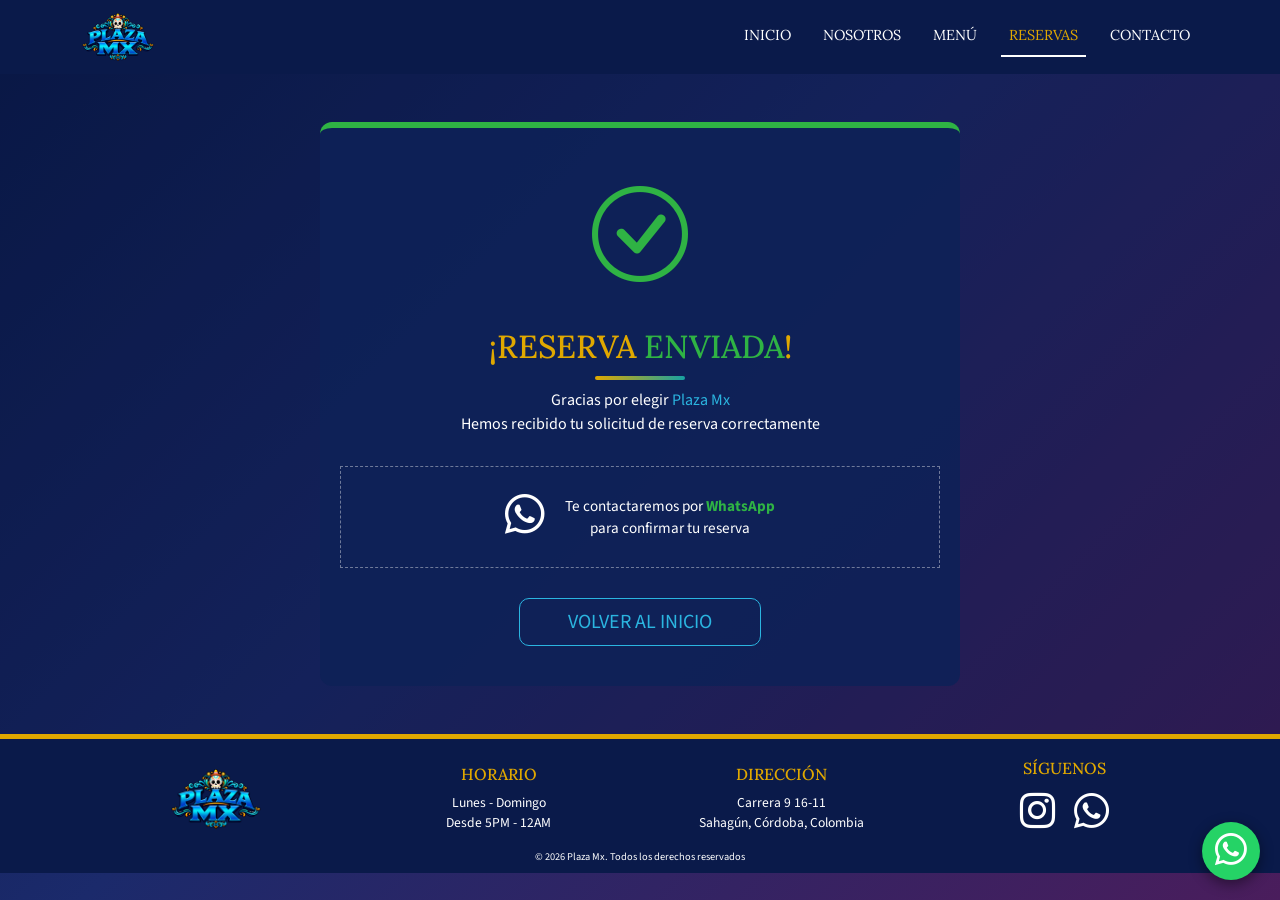
<file: confirmacion.html>
<!DOCTYPE html>
<html lang="es">

<head>
    <meta charset="UTF-8">
    <meta name="viewport" content="width=device-width, initial-scale=1">
    <title>Reserva enviada | Plaza MX</title>
    <link href="https://cdn.jsdelivr.net/npm/bootstrap@5.3.3/dist/css/bootstrap.min.css" rel="stylesheet">
    <link href="https://cdn.jsdelivr.net/npm/bootstrap-icons@1.11.3/font/bootstrap-icons.css" rel="stylesheet">
    <link
        href="https://fonts.googleapis.com/css2?family=Lora:wght@500;700&family=Source+Sans+3:wght@400;600&display=swap"
        rel="stylesheet">
    <link href="css/style.css" rel="stylesheet">
</head>

<body>
    <nav class="navbar navbar-expand-lg navbar-plaza sticky-top">
        <div class="container">
            <a class="navbar-brand" href="index.html"><img src="img/logo.png" alt="Plaza MX" height="48"></a>
            <button class="navbar-toggler" data-bs-toggle="collapse" data-bs-target="#nav"><i
                    class="bi bi-list text-white fs-2"></i></button>
            <div class="collapse navbar-collapse justify-content-end" id="nav">
                <ul class="navbar-nav gap-lg-3">
                    <li class="nav-item"><a class="nav-link" href="index.html">INICIO</a></li>
                    <li class="nav-item"><a class="nav-link" href="nosotros.html">NOSOTROS</a></li>
                    <li class="nav-item"><a class="nav-link" href="menu.html">MENÚ</a></li>
                    <li class="nav-item"><a class="nav-link active" href="reservas.html">RESERVAS</a></li>
                    <li class="nav-item"><a class="nav-link" href="contacto.html">CONTACTO</a></li>
                </ul>
            </div>
        </div>
    </nav>
    <main>
        <section class="container py-5">
            <div class="confirm text-center"><i class="bi bi-check-circle ok"></i>
                <h2 class="mt-3">¡RESERVA <span class="verde">ENVIADA</span>!</h2>
                <p>Gracias por elegir <span class="cyan">Plaza Mx</span><br>Hemos recibido tu solicitud de reserva
                    correctamente</p>
                <div class="wa"><i class="bi bi-whatsapp"></i><span>Te contactaremos por <b
                            class="verde">WhatsApp</b><br>para confirmar tu reserva</span></div>
                <a href="index.html" class="btn btn-outline-plaza btn-lg px-5">VOLVER AL INICIO</a>
            </div>
        </section>
    </main>
    <footer class="footer-plaza">
        <div class="container">
            <div class="row text-center align-items-center g-3">
                <div class="col-md-3"><img src="img/logo.png" alt="Plaza MX" height="60"></div>
                <div class="col-md-3">
                    <h6>HORARIO</h6>
                    <p>Lunes - Domingo<br>Desde 5PM - 12AM</p>
                </div>
                <div class="col-md-3">
                    <h6>DIRECCIÓN</h6>
                    <p>Carrera 9 16-11<br>Sahagún, Córdoba, Colombia</p>
                </div>
                <div class="col-md-3">
                    <h6>SÍGUENOS</h6><a href="https://instagram.com/plazamx_shg" target="_blank"
                        aria-label="Instagram"><i class="bi bi-instagram"></i></a>
                    <a href="https://wa.me/573043880559" target="_blank" aria-label="WhatsApp"><i
                            class="bi bi-whatsapp"></i></a>
                </div>
            </div>
            <p class="copy">© 2026 Plaza Mx. Todos los derechos reservados</p>
        </div>
    </footer>
    <a id="wsp" href="https://wa.me/573043880559?text=Hola%20Plaza%20MX%2C%20quisiera%20hacer%20una%20consulta"
        target="_blank" aria-label="Escríbenos por WhatsApp"><i class="bi bi-whatsapp"></i></a>
    <button id="subir" aria-label="Subir"><i class="bi bi-arrow-up"></i></button>
    <script src="https://cdn.jsdelivr.net/npm/bootstrap@5.3.3/dist/js/bootstrap.bundle.min.js"></script>
<script src="js/app.js"></script></body></html>
</file>
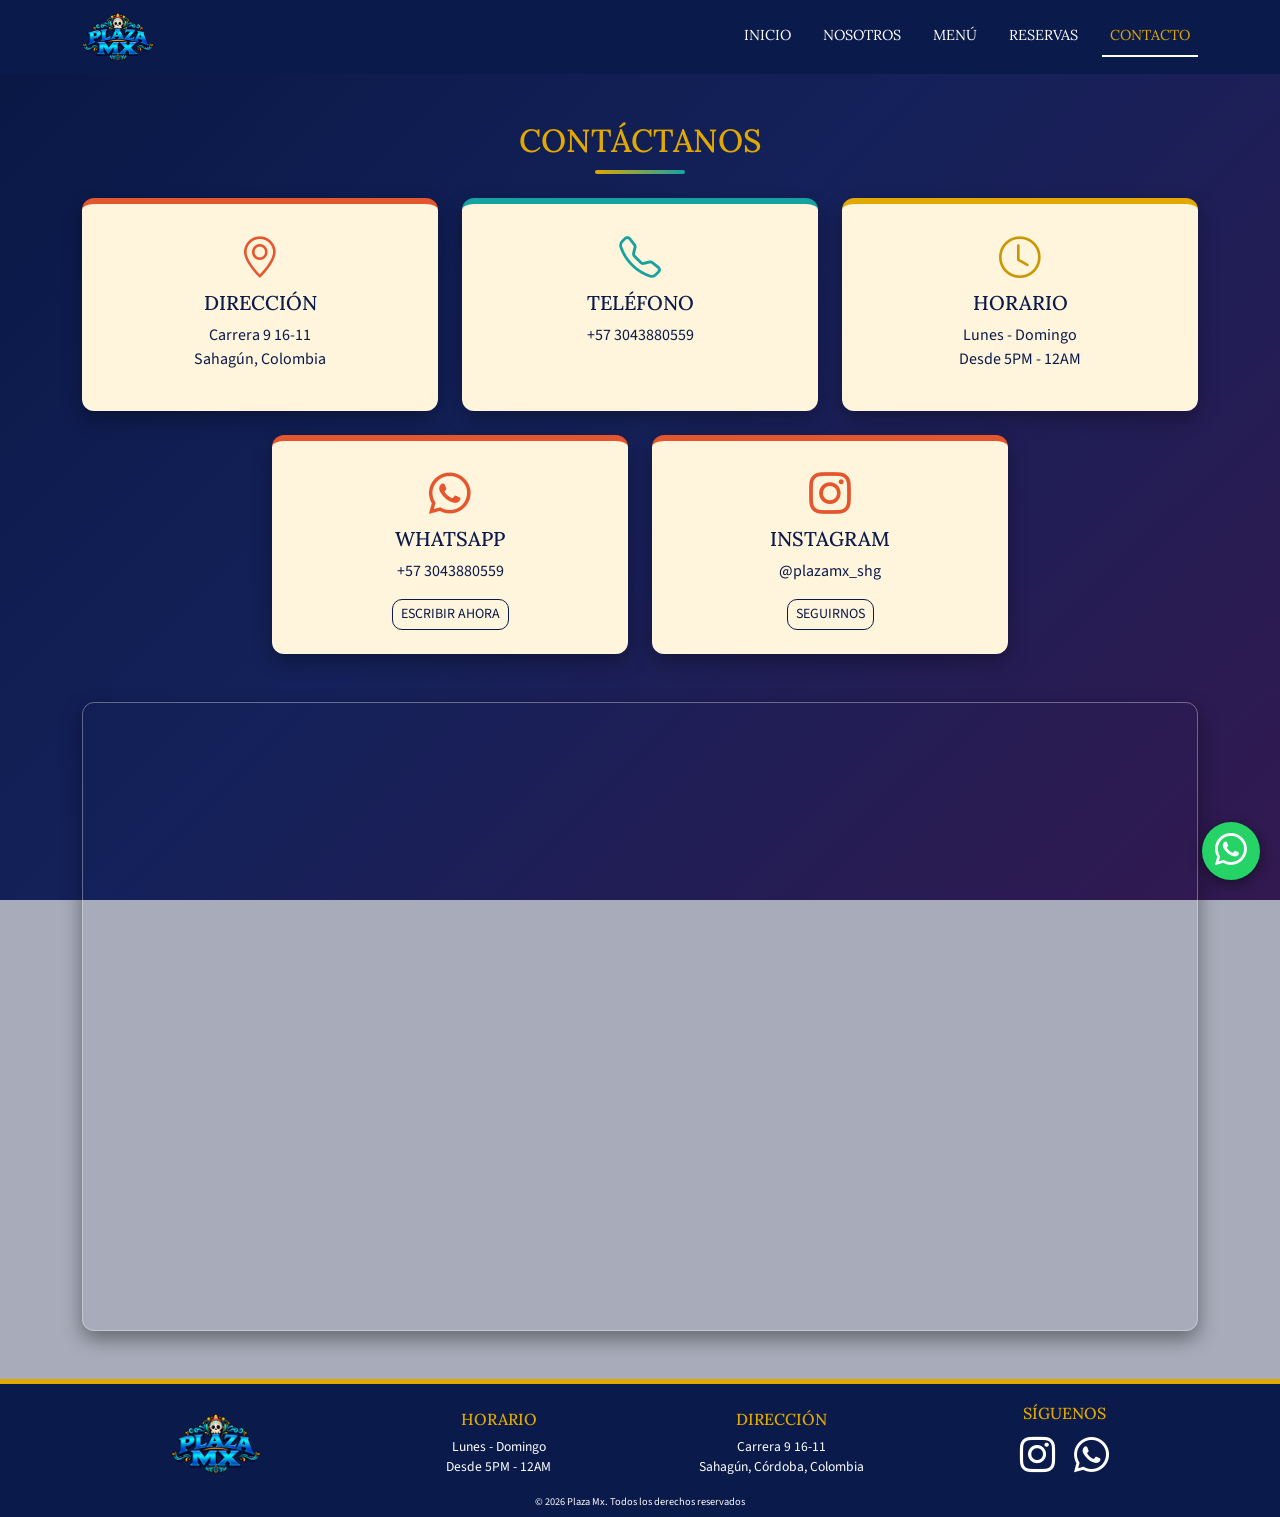
<file: contacto.html>
<!DOCTYPE html>
<html lang="es">

<head>
    <meta charset="UTF-8">
    <meta name="viewport" content="width=device-width, initial-scale=1">
    <title>Contacto | Plaza MX</title>
    <link href="https://cdn.jsdelivr.net/npm/bootstrap@5.3.3/dist/css/bootstrap.min.css" rel="stylesheet">
    <link href="https://cdn.jsdelivr.net/npm/bootstrap-icons@1.11.3/font/bootstrap-icons.css" rel="stylesheet">
    <link
        href="https://fonts.googleapis.com/css2?family=Lora:wght@500;700&family=Source+Sans+3:wght@400;600&display=swap"
        rel="stylesheet">
    <link href="css/style.css" rel="stylesheet">
</head>

<body>
    <nav class="navbar navbar-expand-lg navbar-plaza sticky-top">
        <div class="container">
            <a class="navbar-brand" href="index.html"><img src="img/logo.png" alt="Plaza MX" height="48"></a>
            <button class="navbar-toggler" data-bs-toggle="collapse" data-bs-target="#nav"><i
                    class="bi bi-list text-white fs-2"></i></button>
            <div class="collapse navbar-collapse justify-content-end" id="nav">
                <ul class="navbar-nav gap-lg-3">
                    <li class="nav-item"><a class="nav-link" href="index.html">INICIO</a></li>
                    <li class="nav-item"><a class="nav-link" href="nosotros.html">NOSOTROS</a></li>
                    <li class="nav-item"><a class="nav-link" href="menu.html">MENÚ</a></li>
                    <li class="nav-item"><a class="nav-link" href="reservas.html">RESERVAS</a></li>
                    <li class="nav-item"><a class="nav-link active" href="contacto.html">CONTACTO</a></li>
                </ul>
            </div>
        </div>
    </nav>
    <main>
        <section class="container py-5">
            <h2 class="text-center mb-4">CONTÁCTANOS</h2>
            <div class="row g-4 justify-content-center">
                <div class="col-12 col-md-4">
                    <div class="caja text-center"><i class="bi bi-geo-alt"></i>
                        <h5>DIRECCIÓN</h5>
                        <p>Carrera 9 16-11<br>Sahagún, Colombia</p>
                    </div>
                </div>
                <div class="col-12 col-md-4">
                    <div class="caja text-center"><i class="bi bi-telephone"></i>
                        <h5>TELÉFONO</h5>
                        <p>+57 3043880559</p>
                    </div>
                </div>
                <div class="col-12 col-md-4">
                    <div class="caja text-center"><i class="bi bi-clock"></i>
                        <h5>HORARIO</h5>
                        <p>Lunes - Domingo<br>Desde 5PM - 12AM</p>
                    </div>
                </div>
                <div class="col-12 col-sm-6 col-md-4">
                    <div class="caja text-center"><i class="bi bi-whatsapp"></i>
                        <h5>WHATSAPP</h5>
                        <p>+57 3043880559</p><a href="https://wa.me/573043880559" target="_blank"
                            class="btn btn-outline-plaza btn-sm">ESCRIBIR AHORA</a>
                    </div>
                </div>
                <div class="col-12 col-sm-6 col-md-4">
                    <div class="caja text-center"><i class="bi bi-instagram"></i>
                        <h5>INSTAGRAM</h5>
                        <p>@plazamx_shg</p><a href="https://instagram.com/plazamx_shg" target="_blank"
                            class="btn btn-outline-plaza btn-sm">SEGUIRNOS</a>
                    </div>
                </div>
            </div>
            <div class="ratio ratio-16x9 mt-5 foto"><iframe
                    src="https://www.google.com/maps?q=Carrera+9+16-11+Sahagun+Cordoba+Colombia&output=embed"
                    loading="lazy" title="Mapa"></iframe></div>
        </section>
    </main>
    <footer class="footer-plaza">
        <div class="container">
            <div class="row text-center align-items-center g-3">
                <div class="col-md-3"><img src="img/logo.png" alt="Plaza MX" height="60"></div>
                <div class="col-md-3">
                    <h6>HORARIO</h6>
                    <p>Lunes - Domingo<br>Desde 5PM - 12AM</p>
                </div>
                <div class="col-md-3">
                    <h6>DIRECCIÓN</h6>
                    <p>Carrera 9 16-11<br>Sahagún, Córdoba, Colombia</p>
                </div>
                <div class="col-md-3">
                    <h6>SÍGUENOS</h6><a href="https://instagram.com/plazamx_shg" target="_blank"
                        aria-label="Instagram"><i class="bi bi-instagram"></i></a>
                    <a href="https://wa.me/573043880559" target="_blank" aria-label="WhatsApp"><i
                            class="bi bi-whatsapp"></i></a>
                </div>
            </div>
            <p class="copy">© 2026 Plaza Mx. Todos los derechos reservados</p>
        </div>
    </footer>
    <a id="wsp" href="https://wa.me/573043880559?text=Hola%20Plaza%20MX%2C%20quisiera%20hacer%20una%20consulta"
        target="_blank" aria-label="Escríbenos por WhatsApp"><i class="bi bi-whatsapp"></i></a>
    <button id="subir" aria-label="Subir"><i class="bi bi-arrow-up"></i></button>
    <script src="https://cdn.jsdelivr.net/npm/bootstrap@5.3.3/dist/js/bootstrap.bundle.min.js"></script>
    <script src="js/app.js"></script>
</body>

</html>
</file>
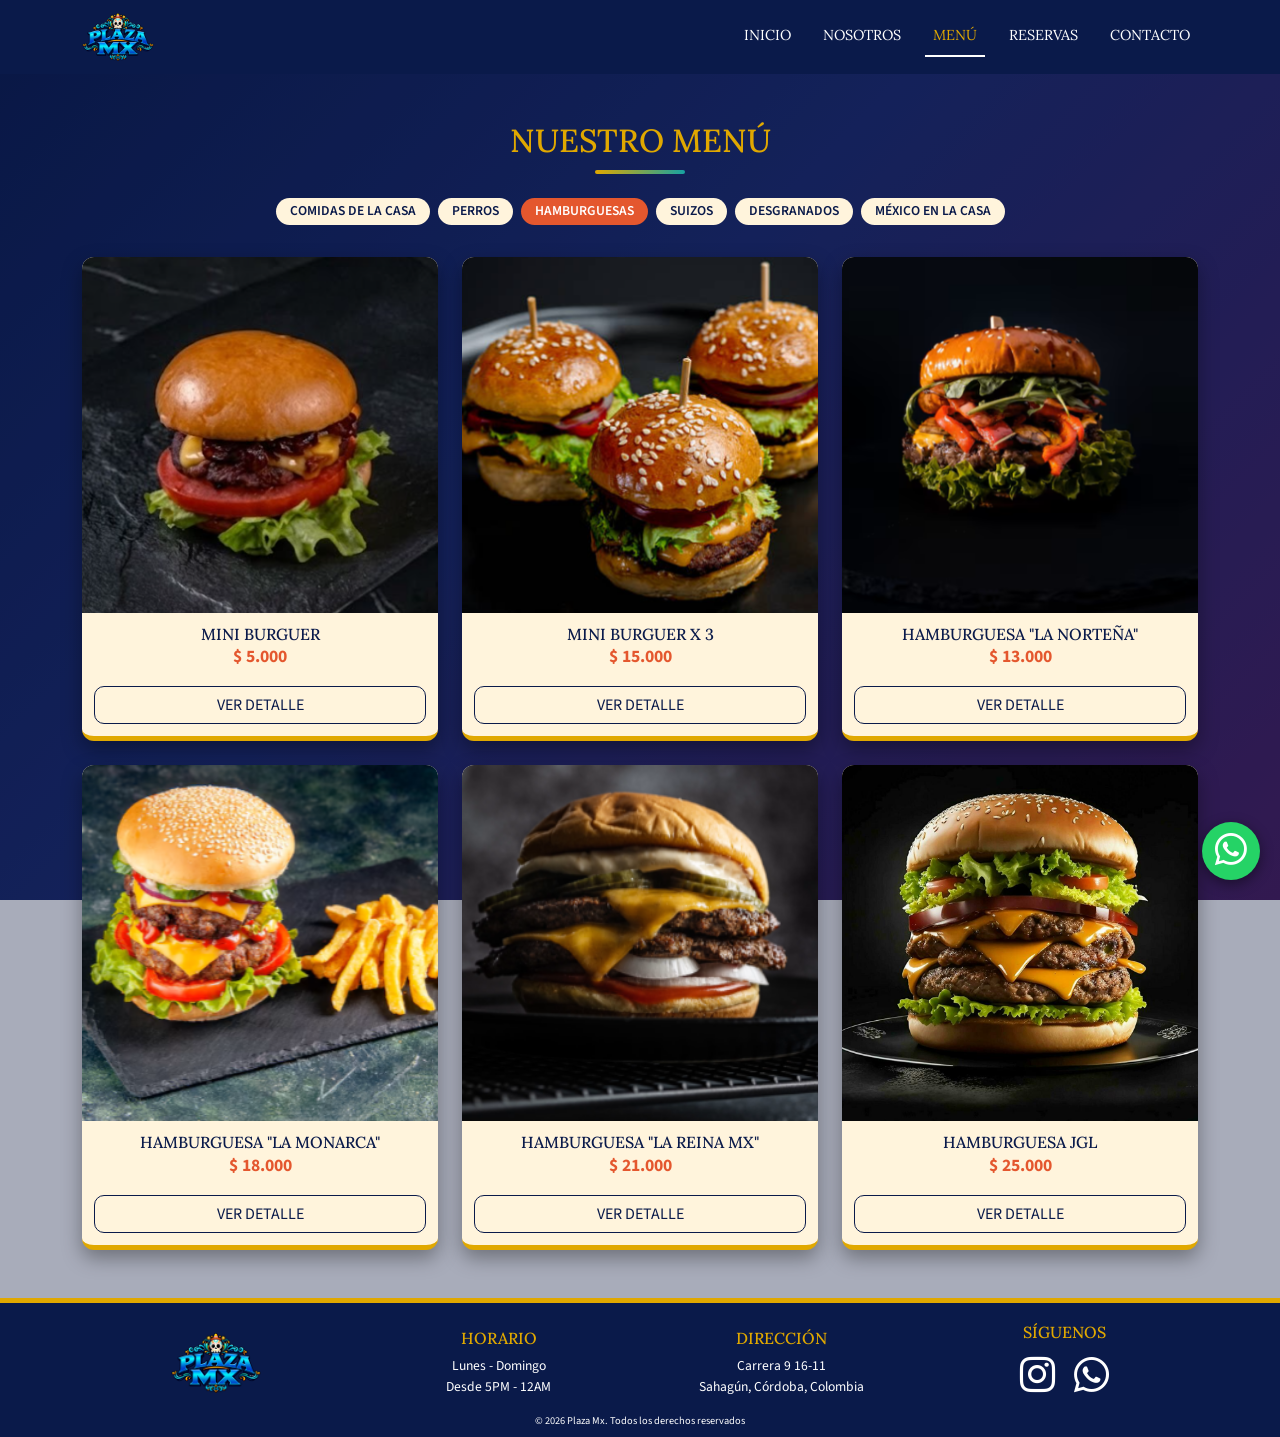
<file: menu.html>
<!DOCTYPE html>
<html lang="es">

<head>
    <meta charset="UTF-8">
    <meta name="viewport" content="width=device-width, initial-scale=1">
    <title>Menú | Plaza MX</title>
    <link href="https://cdn.jsdelivr.net/npm/bootstrap@5.3.3/dist/css/bootstrap.min.css" rel="stylesheet">
    <link href="https://cdn.jsdelivr.net/npm/bootstrap-icons@1.11.3/font/bootstrap-icons.css" rel="stylesheet">
    <link
        href="https://fonts.googleapis.com/css2?family=Lora:wght@500;700&family=Source+Sans+3:wght@400;600&display=swap"
        rel="stylesheet">
    <link href="css/style.css" rel="stylesheet">
</head>

<body>
    <nav class="navbar navbar-expand-lg navbar-plaza sticky-top">
        <div class="container">
            <a class="navbar-brand" href="index.html"><img src="img/logo.png" alt="Plaza MX" height="48"></a>
            <button class="navbar-toggler" data-bs-toggle="collapse" data-bs-target="#nav"><i
                    class="bi bi-list text-white fs-2"></i></button>
            <div class="collapse navbar-collapse justify-content-end" id="nav">
                <ul class="navbar-nav gap-lg-3">
                    <li class="nav-item"><a class="nav-link" href="index.html">INICIO</a></li>
                    <li class="nav-item"><a class="nav-link" href="nosotros.html">NOSOTROS</a></li>
                    <li class="nav-item"><a class="nav-link active" href="menu.html">MENÚ</a></li>
                    <li class="nav-item"><a class="nav-link" href="reservas.html">RESERVAS</a></li>
                    <li class="nav-item"><a class="nav-link" href="contacto.html">CONTACTO</a></li>
                </ul>
            </div>
        </div>
    </nav>
    <main>
        <section class="container py-5">
            <h2 class="text-center mb-4">NUESTRO MENÚ</h2>
            <div class="categorias" id="cats">
                <button data-cat="casa">COMIDAS DE LA CASA</button><button data-cat="perros">PERROS</button><button
                    data-cat="hamburguesas">HAMBURGUESAS</button>
                <button data-cat="suizos">SUIZOS</button><button data-cat="desgranados">DESGRANADOS</button><button
                    data-cat="mexico">MÉXICO EN LA CASA</button>
            </div>
            <div class="row g-4" id="grid"></div>
        </section>
    </main>
    <footer class="footer-plaza">
        <div class="container">
            <div class="row text-center align-items-center g-3">
                <div class="col-md-3"><img src="img/logo.png" alt="Plaza MX" height="60"></div>
                <div class="col-md-3">
                    <h6>HORARIO</h6>
                    <p>Lunes - Domingo<br>Desde 5PM - 12AM</p>
                </div>
                <div class="col-md-3">
                    <h6>DIRECCIÓN</h6>
                    <p>Carrera 9 16-11<br>Sahagún, Córdoba, Colombia</p>
                </div>
                <div class="col-md-3">
                    <h6>SÍGUENOS</h6><a href="https://instagram.com/plazamx_shg" target="_blank"
                        aria-label="Instagram"><i class="bi bi-instagram"></i></a>
                    <a href="https://wa.me/573043880559" target="_blank" aria-label="WhatsApp"><i
                            class="bi bi-whatsapp"></i></a>
                </div>
            </div>
            <p class="copy">© 2026 Plaza Mx. Todos los derechos reservados</p>
        </div>
    </footer>
    <a id="wsp" href="https://wa.me/573043880559?text=Hola%20Plaza%20MX%2C%20quisiera%20hacer%20una%20consulta"
        target="_blank" aria-label="Escríbenos por WhatsApp"><i class="bi bi-whatsapp"></i></a>
    <button id="subir" aria-label="Subir"><i class="bi bi-arrow-up"></i></button>
    <script src="https://cdn.jsdelivr.net/npm/bootstrap@5.3.3/dist/js/bootstrap.bundle.min.js"></script>
    <script src="js/app.js"></script>
</body>

</html>
</file>
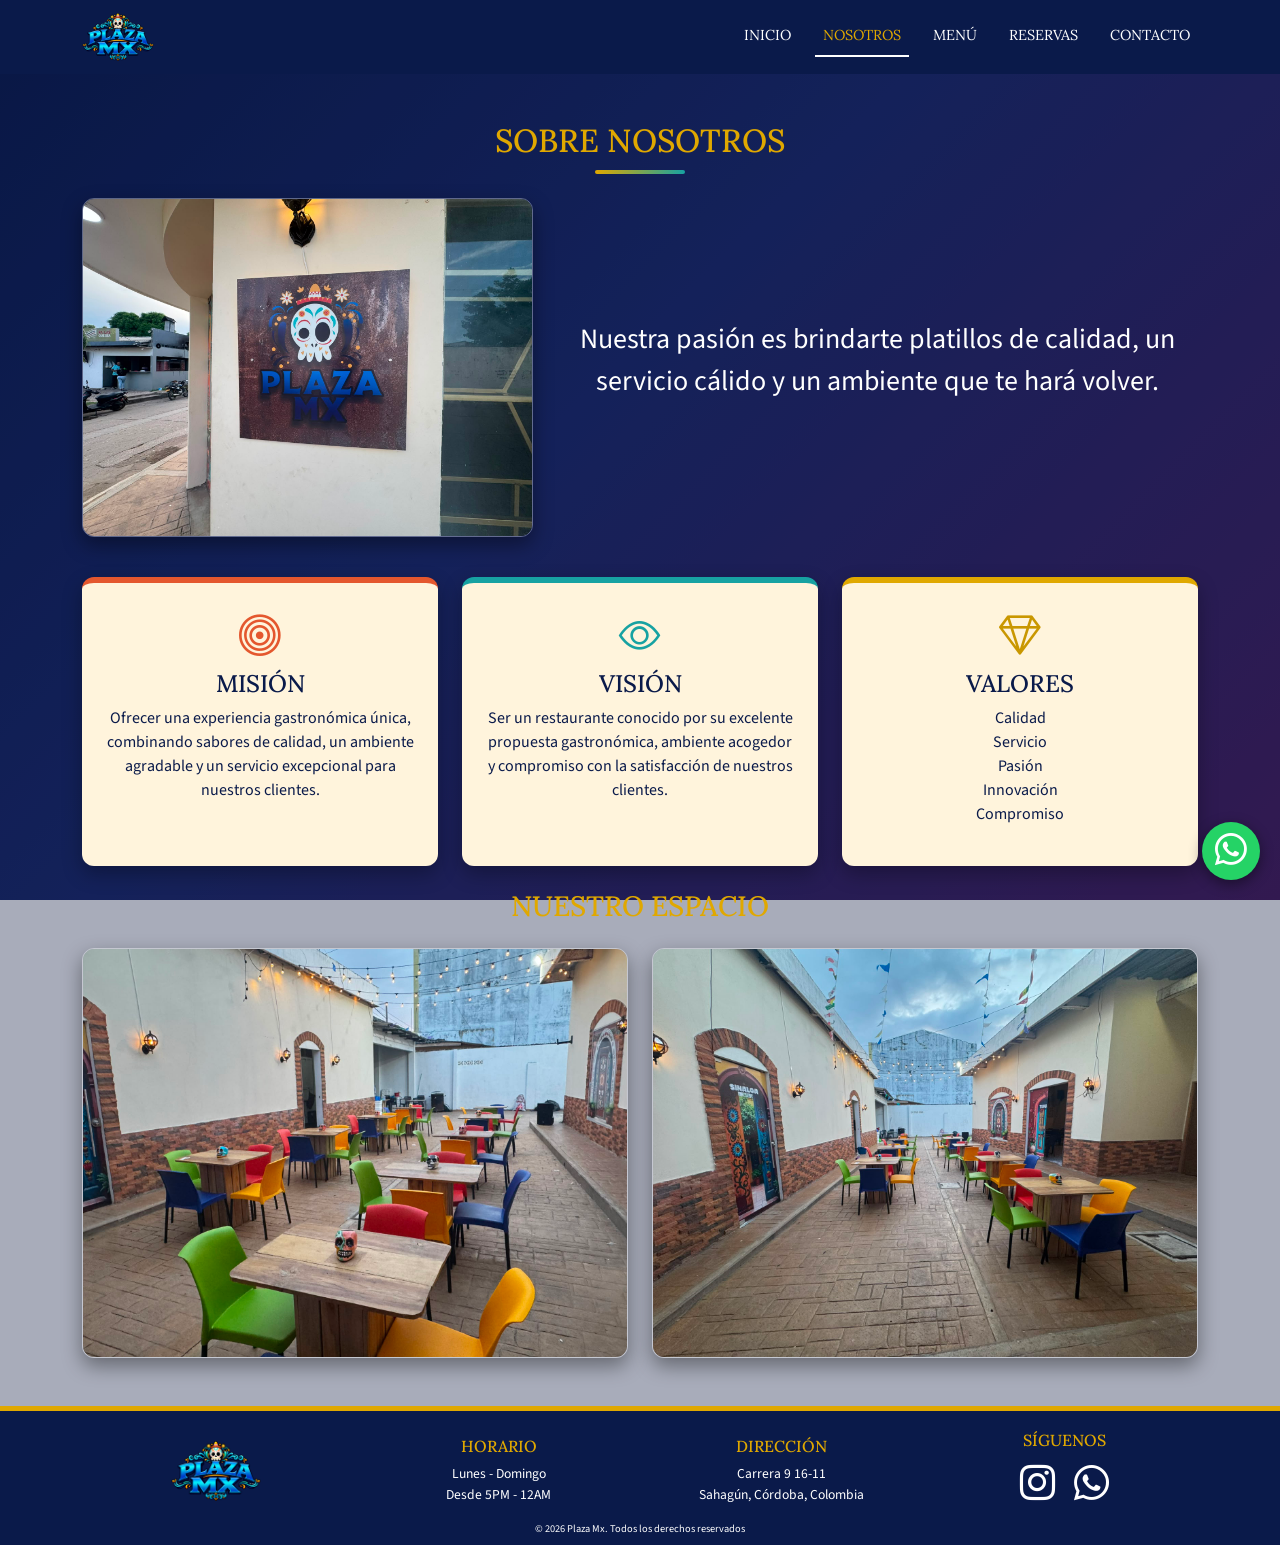
<file: nosotros.html>
<!DOCTYPE html>
<html lang="es">

<head>
    <meta charset="UTF-8">
    <meta name="viewport" content="width=device-width, initial-scale=1">
    <title>Nosotros | Plaza MX</title>
    <link href="https://cdn.jsdelivr.net/npm/bootstrap@5.3.3/dist/css/bootstrap.min.css" rel="stylesheet">
    <link href="https://cdn.jsdelivr.net/npm/bootstrap-icons@1.11.3/font/bootstrap-icons.css" rel="stylesheet">
    <link
        href="https://fonts.googleapis.com/css2?family=Lora:wght@500;700&family=Source+Sans+3:wght@400;600&display=swap"
        rel="stylesheet">
    <link href="css/style.css" rel="stylesheet">
</head>

<body>
    <nav class="navbar navbar-expand-lg navbar-plaza sticky-top">
        <div class="container">
            <a class="navbar-brand" href="index.html"><img src="img/logo.png" alt="Plaza MX" height="48"></a>
            <button class="navbar-toggler" data-bs-toggle="collapse" data-bs-target="#nav"><i
                    class="bi bi-list text-white fs-2"></i></button>
            <div class="collapse navbar-collapse justify-content-end" id="nav">
                <ul class="navbar-nav gap-lg-3">
                    <li class="nav-item"><a class="nav-link" href="index.html">INICIO</a></li>
                    <li class="nav-item"><a class="nav-link active" href="nosotros.html">NOSOTROS</a></li>
                    <li class="nav-item"><a class="nav-link" href="menu.html">MENÚ</a></li>
                    <li class="nav-item"><a class="nav-link" href="reservas.html">RESERVAS</a></li>
                    <li class="nav-item"><a class="nav-link" href="contacto.html">CONTACTO</a></li>
                </ul>
            </div>
        </div>
    </nav>
    <main>
        <section class="container py-5">
            <h2 class="text-center mb-4">SOBRE NOSOTROS</h2>
            <div class="row align-items-center g-4">
                <div class="col-md-5"><img src="img/nosotros.jpeg" class="img-fluid foto" alt="Entrada de Plaza MX">
                </div>
                <div class="col-md-7">
                    <p class="fs-3 text-center">Nuestra pasión es brindarte platillos de calidad, un servicio cálido y
                        un ambiente que te hará volver.</p>
                </div>
            </div>
            <div class="row g-4 mt-3 text-center">
                <div class="col-md-4">
                    <div class="caja"><i class="bi bi-bullseye"></i>
                        <h4>MISIÓN</h4>
                        <p>Ofrecer una experiencia gastronómica única, combinando sabores de calidad, un ambiente
                            agradable y un servicio excepcional para nuestros clientes.</p>
                    </div>
                </div>
                <div class="col-md-4">
                    <div class="caja"><i class="bi bi-eye"></i>
                        <h4>VISIÓN</h4>
                        <p>Ser un restaurante conocido por su excelente propuesta gastronómica, ambiente acogedor y
                            compromiso con la satisfacción de nuestros clientes.</p>
                    </div>
                </div>
                <div class="col-md-4">
                    <div class="caja"><i class="bi bi-gem"></i>
                        <h4>VALORES</h4>
                        <p>Calidad<br>Servicio<br>Pasión<br>Innovación<br>Compromiso</p>
                    </div>
                </div>
            </div>
            <h3 class="text-center my-4">NUESTRO ESPACIO</h3>
            <div class="row g-4">
                <div class="col-md-6"><img src="img/espacio1.jpeg" class="img-fluid foto" alt="Terraza"></div>
                <div class="col-md-6"><img src="img/espacio2.jpeg" class="img-fluid foto" alt="Mesas"></div>
            </div>
        </section>
    </main>
    <footer class="footer-plaza">
        <div class="container">
            <div class="row text-center align-items-center g-3">
                <div class="col-md-3"><img src="img/logo.png" alt="Plaza MX" height="60"></div>
                <div class="col-md-3">
                    <h6>HORARIO</h6>
                    <p>Lunes - Domingo<br>Desde 5PM - 12AM</p>
                </div>
                <div class="col-md-3">
                    <h6>DIRECCIÓN</h6>
                    <p>Carrera 9 16-11<br>Sahagún, Córdoba, Colombia</p>
                </div>
                <div class="col-md-3">
                    <h6>SÍGUENOS</h6><a href="https://instagram.com/plazamx_shg" target="_blank"
                        aria-label="Instagram"><i class="bi bi-instagram"></i></a>
                    <a href="https://wa.me/573043880559" target="_blank" aria-label="WhatsApp"><i
                            class="bi bi-whatsapp"></i></a>
                </div>
            </div>
            <p class="copy">© 2026 Plaza Mx. Todos los derechos reservados</p>
        </div>
    </footer>
    <a id="wsp" href="https://wa.me/573043880559?text=Hola%20Plaza%20MX%2C%20quisiera%20hacer%20una%20consulta"
        target="_blank" aria-label="Escríbenos por WhatsApp"><i class="bi bi-whatsapp"></i></a>
    <button id="subir" aria-label="Subir"><i class="bi bi-arrow-up"></i></button>
    <script src="https://cdn.jsdelivr.net/npm/bootstrap@5.3.3/dist/js/bootstrap.bundle.min.js"></script>
    <script src="js/app.js"></script>
</body>

</html>
</file>
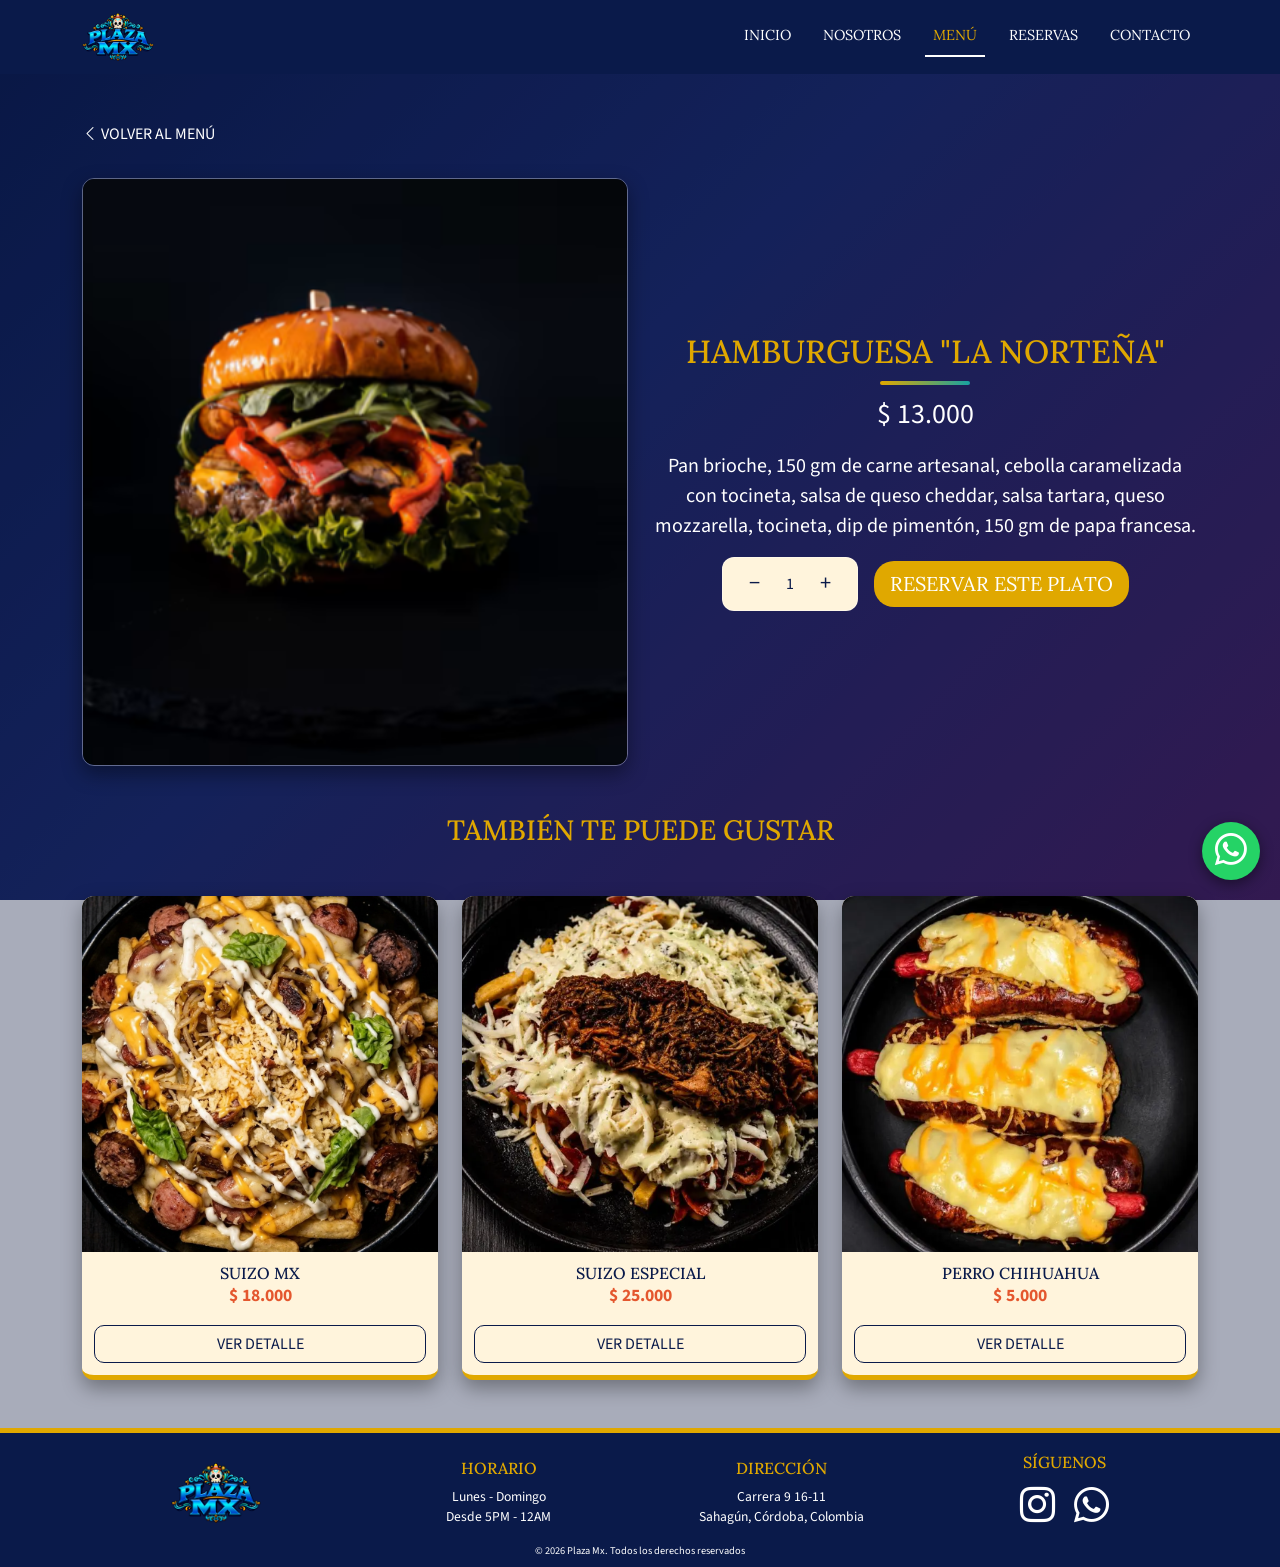
<file: producto.html>
<!DOCTYPE html>
<html lang="es">

<head>
    <meta charset="UTF-8">
    <meta name="viewport" content="width=device-width, initial-scale=1">
    <title>Detalle del plato | Plaza MX</title>
    <link href="https://cdn.jsdelivr.net/npm/bootstrap@5.3.3/dist/css/bootstrap.min.css" rel="stylesheet">
    <link href="https://cdn.jsdelivr.net/npm/bootstrap-icons@1.11.3/font/bootstrap-icons.css" rel="stylesheet">
    <link
        href="https://fonts.googleapis.com/css2?family=Lora:wght@500;700&family=Source+Sans+3:wght@400;600&display=swap"
        rel="stylesheet">
    <link href="css/style.css" rel="stylesheet">
</head>

<body>
    <nav class="navbar navbar-expand-lg navbar-plaza sticky-top">
        <div class="container">
            <a class="navbar-brand" href="index.html"><img src="img/logo.png" alt="Plaza MX" height="48"></a>
            <button class="navbar-toggler" data-bs-toggle="collapse" data-bs-target="#nav"><i
                    class="bi bi-list text-white fs-2"></i></button>
            <div class="collapse navbar-collapse justify-content-end" id="nav">
                <ul class="navbar-nav gap-lg-3">
                    <li class="nav-item"><a class="nav-link" href="index.html">INICIO</a></li>
                    <li class="nav-item"><a class="nav-link" href="nosotros.html">NOSOTROS</a></li>
                    <li class="nav-item"><a class="nav-link active" href="menu.html">MENÚ</a></li>
                    <li class="nav-item"><a class="nav-link" href="reservas.html">RESERVAS</a></li>
                    <li class="nav-item"><a class="nav-link" href="contacto.html">CONTACTO</a></li>
                </ul>
            </div>
        </div>
    </nav>
    <main>
        <section class="container py-5"><a href="menu.html" class="volver"><i class="bi bi-chevron-left"></i> VOLVER AL
                MENÚ</a>
            <div class="row g-4 mt-2 align-items-center">
                <div class="col-md-6"><img id="p-img" class="img-fluid foto" alt=""></div>
                <div class="col-md-6 text-center">
                    <h2 id="p-nom"></h2>
                    <p class="fs-3" id="p-pre"></p>
                    <p class="fs-5" id="p-des"></p>
                    <div class="d-flex justify-content-center align-items-center gap-3 flex-wrap">
                        <div class="cantidad"><button id="menos">−</button><span id="cant">1</span><button
                                id="mas">+</button></div>
                        <a href="reservas.html" class="btn btn-gold btn-lg">RESERVAR ESTE PLATO</a>
                    </div>
                </div>
            </div>
            <h3 class="text-center my-5">TAMBIÉN TE PUEDE GUSTAR</h3>
            <div class="row g-4 justify-content-center" id="rel"></div>
        </section>
    </main>
    <footer class="footer-plaza">
        <div class="container">
            <div class="row text-center align-items-center g-3">
                <div class="col-md-3"><img src="img/logo.png" alt="Plaza MX" height="60"></div>
                <div class="col-md-3">
                    <h6>HORARIO</h6>
                    <p>Lunes - Domingo<br>Desde 5PM - 12AM</p>
                </div>
                <div class="col-md-3">
                    <h6>DIRECCIÓN</h6>
                    <p>Carrera 9 16-11<br>Sahagún, Córdoba, Colombia</p>
                </div>
                <div class="col-md-3">
                    <h6>SÍGUENOS</h6><a href="https://instagram.com/plazamx_shg" target="_blank"
                        aria-label="Instagram"><i class="bi bi-instagram"></i></a>
                    <a href="https://wa.me/573043880559" target="_blank" aria-label="WhatsApp"><i
                            class="bi bi-whatsapp"></i></a>
                </div>
            </div>
            <p class="copy">© 2026 Plaza Mx. Todos los derechos reservados</p>
        </div>
    </footer>
    <a id="wsp" href="https://wa.me/573043880559?text=Hola%20Plaza%20MX%2C%20quisiera%20hacer%20una%20consulta"
        target="_blank" aria-label="Escríbenos por WhatsApp"><i class="bi bi-whatsapp"></i></a>
    <button id="subir" aria-label="Subir"><i class="bi bi-arrow-up"></i></button>
    <script src="https://cdn.jsdelivr.net/npm/bootstrap@5.3.3/dist/js/bootstrap.bundle.min.js"></script>
    <script src="js/app.js"></script>
</body>

</html>
</file>
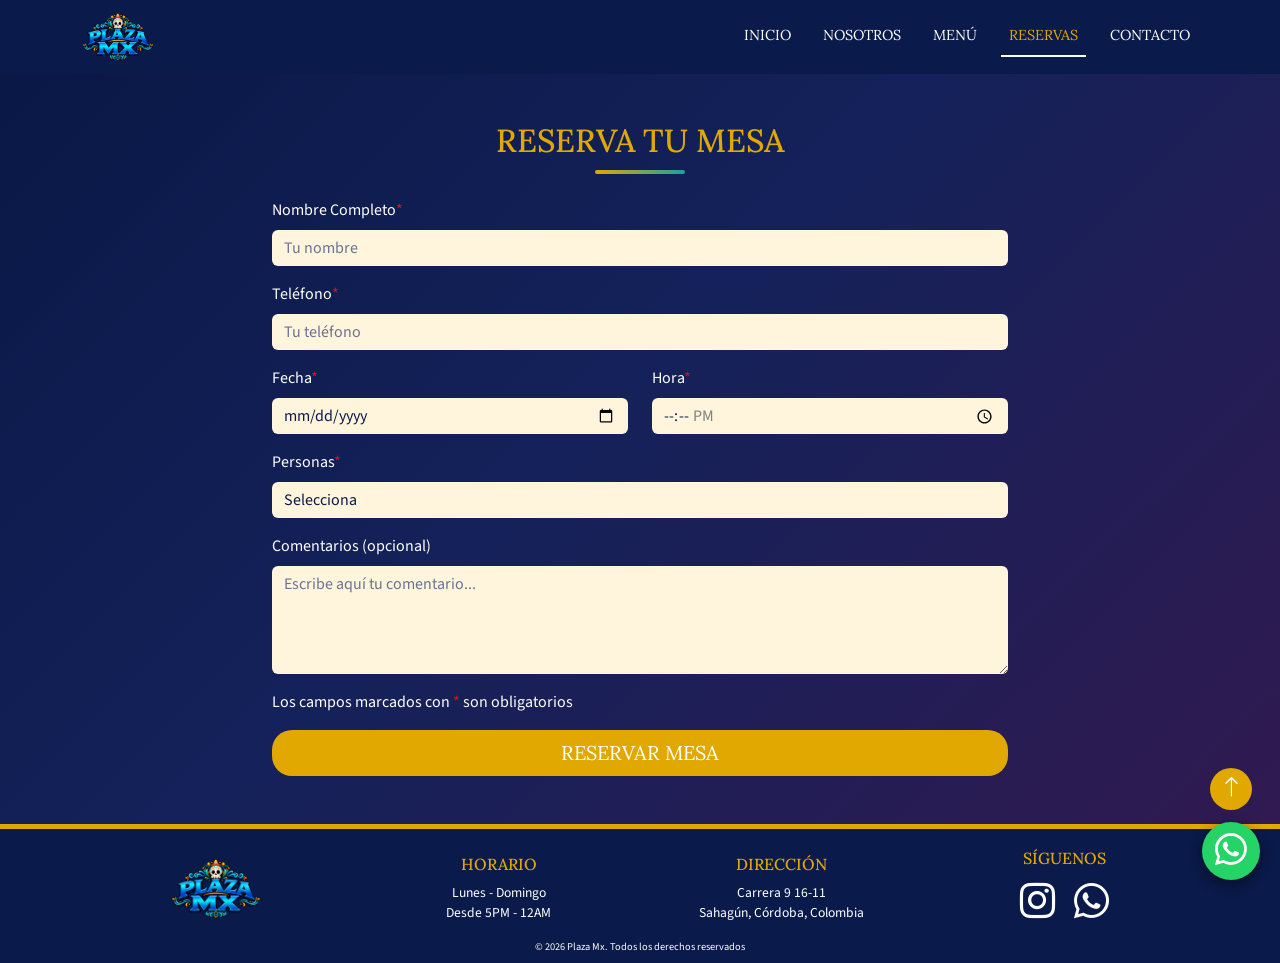
<file: reservas.html>
<!DOCTYPE html>
<html lang="es">

<head>
    <meta charset="UTF-8">
    <meta name="viewport" content="width=device-width, initial-scale=1">
    <title>Reservas | Plaza MX</title>
    <link href="https://cdn.jsdelivr.net/npm/bootstrap@5.3.3/dist/css/bootstrap.min.css" rel="stylesheet">
    <link href="https://cdn.jsdelivr.net/npm/bootstrap-icons@1.11.3/font/bootstrap-icons.css" rel="stylesheet">
    <link
        href="https://fonts.googleapis.com/css2?family=Lora:wght@500;700&family=Source+Sans+3:wght@400;600&display=swap"
        rel="stylesheet">
    <link href="css/style.css" rel="stylesheet">
</head>

<body>
    <nav class="navbar navbar-expand-lg navbar-plaza sticky-top">
        <div class="container">
            <a class="navbar-brand" href="index.html"><img src="img/logo.png" alt="Plaza MX" height="48"></a>
            <button class="navbar-toggler" data-bs-toggle="collapse" data-bs-target="#nav"><i
                    class="bi bi-list text-white fs-2"></i></button>
            <div class="collapse navbar-collapse justify-content-end" id="nav">
                <ul class="navbar-nav gap-lg-3">
                    <li class="nav-item"><a class="nav-link" href="index.html">INICIO</a></li>
                    <li class="nav-item"><a class="nav-link" href="nosotros.html">NOSOTROS</a></li>
                    <li class="nav-item"><a class="nav-link" href="menu.html">MENÚ</a></li>
                    <li class="nav-item"><a class="nav-link active" href="reservas.html">RESERVAS</a></li>
                    <li class="nav-item"><a class="nav-link" href="contacto.html">CONTACTO</a></li>
                </ul>
            </div>
        </div>
    </nav>
    <main>
        <section class="container py-5" style="max-width:760px">
            <h2 class="text-center mb-4">RESERVA TU MESA</h2>
            <form action="confirmacion.html" method="get">
                <label class="form-label">Nombre Completo<span class="req">*</span></label><input
                    class="form-control mb-3" name="nombre" placeholder="Tu nombre" required>
                <label class="form-label">Teléfono<span class="req">*</span></label><input class="form-control mb-3"
                    type="tel" name="tel" placeholder="Tu teléfono" required>
                <div class="row">
                    <div class="col-6"><label class="form-label">Fecha<span class="req">*</span></label><input
                            class="form-control mb-3" type="date" name="fecha" required></div>
                    <div class="col-6"><label class="form-label">Hora<span class="req">*</span></label><input
                            class="form-control mb-3" type="time" name="hora" min="17:00" max="23:59" required></div>
                </div>
                <label class="form-label">Personas<span class="req">*</span></label><select class="form-select mb-3"
                    name="personas" required>
                    <option value="">Selecciona</option>
                    <option>1</option>
                    <option>2</option>
                    <option>3</option>
                    <option>4</option>
                    <option>5</option>
                    <option>6</option>
                    <option>7</option>
                    <option>8</option>
                    <option>Más de 8</option>
                </select>
                <label class="form-label">Comentarios (opcional)</label><textarea class="form-control mb-3"
                    name="comentarios" rows="4" placeholder="Escribe aquí tu comentario..."></textarea>
                <p>Los campos marcados con <span class="req">*</span> son obligatorios</p><button
                    class="btn btn-gold w-100 btn-lg">RESERVAR MESA</button>
            </form>
        </section>
    </main>
    <footer class="footer-plaza">
        <div class="container">
            <div class="row text-center align-items-center g-3">
                <div class="col-md-3"><img src="img/logo.png" alt="Plaza MX" height="60"></div>
                <div class="col-md-3">
                    <h6>HORARIO</h6>
                    <p>Lunes - Domingo<br>Desde 5PM - 12AM</p>
                </div>
                <div class="col-md-3">
                    <h6>DIRECCIÓN</h6>
                    <p>Carrera 9 16-11<br>Sahagún, Córdoba, Colombia</p>
                </div>
                <div class="col-md-3">
                    <h6>SÍGUENOS</h6><a href="https://instagram.com/plazamx_shg" target="_blank"
                        aria-label="Instagram"><i class="bi bi-instagram"></i></a>
                    <a href="https://wa.me/573043880559" target="_blank" aria-label="WhatsApp"><i
                            class="bi bi-whatsapp"></i></a>
                </div>
            </div>
            <p class="copy">© 2026 Plaza Mx. Todos los derechos reservados</p>
        </div>
    </footer>
    <a id="wsp" href="https://wa.me/573043880559?text=Hola%20Plaza%20MX%2C%20quisiera%20hacer%20una%20consulta"
        target="_blank" aria-label="Escríbenos por WhatsApp"><i class="bi bi-whatsapp"></i></a>
    <button id="subir" aria-label="Subir"><i class="bi bi-arrow-up"></i></button>
    <script src="https://cdn.jsdelivr.net/npm/bootstrap@5.3.3/dist/js/bootstrap.bundle.min.js"></script>
    <script src="js/app.js"></script>
</body>

</html>
</file>
<file: css/style.css>
:root{--azul:#0a1a4a;--azul2:#0d2257;--oro:#e0a800;--cyan:#2bb5e0}
body{font-family:'Source Sans 3',sans-serif;color:#fff;background:#07123a url('../img/fondo.jpg') center/cover fixed}
h1,h2,h3,h4,h5,.navbar{font-family:'Lora',serif}
main {
    min-height: 70vh;
    background: rgba(7, 18, 58, .55)
}

.navbar-plaza {
    background: var(--azul)
}

.navbar-plaza .nav-link {
    color: #fff;
    font-size: .9rem
}

.navbar-plaza .nav-link.active {
    color: var(--oro);
    border-bottom: 2px solid #fff
}

.hero {
    background: linear-gradient(90deg, rgba(7, 18, 58, .85), rgba(7, 18, 58, .2)), url('../img/hero.jpg') right center/cover;
    padding: 90px 0
}

.hero h1 {
    font-size: clamp(2.5rem, 7vw, 4.5rem)
}

.gold {
    color: var(--oro);
    font-size: 1.4rem
}

.btn-gold {
    background: var(--oro);
    color: #fff;
    border-radius: 20px;
    font-family: 'Lora', serif;
    border: 0
}

.btn-gold:hover {
    background: #c99700;
    color: #fff
}

.btn-outline-plaza {
    border: 1px solid var(--cyan);
    color: var(--cyan);
    border-radius: 10px
}

.btn-outline-plaza:hover {
    background: var(--cyan);
    color: var(--azul)
}

.foto {
    border: 1px solid #ffffff55;
    border-radius: 12px;
    width: 100%;
    object-fit: cover
}

.card-plato {
    background: var(--azul2);
    border: 1px solid #ffffff55;
    border-radius: 12px;
    overflow: hidden;
    text-align: center;
    height: 100%;
    transition: transform .2s
}

.card-plato:hover {
    transform: translateY(-6px)
}

.card-plato img {
    width: 100%;
    aspect-ratio: 1/1;
    object-fit: cover;
    background: #111
}

.card-plato .info {
    padding: 12px
}

.card-plato h5 {
    font-size: 1rem;
    margin: 0
}

.categorias {
    display: flex;
    flex-wrap: wrap;
    gap: 8px;
    justify-content: center;
    margin-bottom: 2rem
}

.categorias button {
    background: none;
    border: 1px solid #fff;
    color: #fff;
    border-radius: 20px;
    padding: 3px 14px;
    font-size: .85rem
}

.categorias button.on {
    background: var(--oro);
    border-color: var(--oro)
}

.caja {
    background: var(--azul2);
    border: 1px solid #ffffff55;
    border-radius: 12px;
    padding: 24px;
    height: 100%
}

.caja i {
    font-size: 2.6rem;
    color: var(--cyan)
}

.volver {
    color: #fff;
    text-decoration: none
}

.cantidad {
    background: var(--azul2);
    border: 1px solid #ffffff55;
    border-radius: 12px;
    padding: 8px 20px;
    display: flex;
    gap: 20px;
    align-items: center
}

.cantidad button {
    background: none;
    border: 0;
    color: #fff;
    font-size: 1.4rem
}

.form-control,
.form-select {
    background: var(--azul2);
    border: 0;
    color: #fff
}

.form-control:focus,
.form-select:focus {
    background: var(--azul2);
    color: #fff;
    box-shadow: 0 0 0 2px var(--cyan)
}

.form-control::placeholder {
    color: #cfd6ee
}

.req {
    color: red
}

.confirm {
    background: rgba(13, 34, 87, .85);
    max-width: 640px;
    margin: auto;
    padding: 40px 20px;
    border-radius: 12px
}

.ok {
    font-size: 6rem;
    color: #2fb344
}

.verde {
    color: #2fb344
}

.cyan {
    color: var(--cyan)
}

.wa {
    border: 1px dashed #ffffff66;
    padding: 20px;
    margin: 30px auto;
    display: flex;
    gap: 20px;
    align-items: center;
    justify-content: center;
    font-size: .95rem
}

.wa i {
    font-size: 2.5rem
}

.footer-plaza {
    background: var(--azul);
    padding: 20px 0 8px
}

.footer-plaza h6 {
    color: var(--oro);
    font-family: 'Lora', serif
}

.footer-plaza p {
    margin: 0;
    font-size: .85rem
}

.footer-plaza a {
    color: #fff;
    font-size: 2.2rem;
    margin: 0 8px
}

.footer-plaza .copy {
    text-align: center;
    font-size: .65rem;
    margin-top: 10px
}

#subir {
    position: fixed;
    right: 20px;
    bottom: 20px;
    width: 46px;
    height: 46px;
    border-radius: 50%;
    border: 0;
    background: var(--oro);
    color: #fff;
    font-size: 1.4rem;
    display: none;
    z-index: 99
}

@media(max-width:576px) {
    .hero {
        padding: 60px 0
    }

    .hero .btn {
        margin-bottom: 8px
    }
}

/* ===== Mejora visual: más color y contraste ===== */
:root {
    --crema: #fff4dc;
    --chile: #e4572e;
    --turq: #17a2a2;
    --vino: #5a1f4a
}

body {
    background: linear-gradient(135deg, #0a1a4a 0%, #1b2a6b 45%, #4a1d5c 100%) fixed
}

main {
    background: rgba(7, 18, 58, .35)
}

h2,
h3 {
    color: var(--oro)
}

h2::after {
    content: "";
    display: block;
    width: 90px;
    height: 4px;
    margin: 10px auto 0;
    border-radius: 4px;
    background: linear-gradient(90deg, var(--oro), var(--turq))
}

.hero h1 {
    color: #fff;
    text-shadow: 3px 3px 0 var(--chile)
}

.hero {
    border-bottom: 5px solid var(--oro)
}

.banda-clara {
    background: var(--crema);
    color: var(--azul);
    border-top: 5px solid var(--chile);
    border-bottom: 5px solid var(--turq)
}

.banda-clara h2 {
    color: var(--chile)
}

.banda-clara h2::after {
    margin-left: 0
}

.banda-clara .foto {
    border-color: var(--azul)
}

.card-plato {
    background: var(--crema);
    color: var(--azul);
    border: 0;
    border-bottom: 5px solid var(--oro);
    box-shadow: 0 8px 20px rgba(0, 0, 0, .35)
}

.card-plato .info p {
    font-weight: 700;
    color: var(--chile);
    font-size: 1.1rem
}

.card-plato .btn-outline-plaza {
    border-color: var(--azul);
    color: var(--azul)
}

.card-plato .btn-outline-plaza:hover {
    background: var(--azul);
    color: #fff
}

.caja {
    background: var(--crema);
    color: var(--azul);
    border: 0;
    border-top: 6px solid var(--chile);
    box-shadow: 0 8px 20px rgba(0, 0, 0, .3)
}

.col-md-4:nth-child(2) .caja {
    border-top-color: var(--turq)
}

.col-md-4:nth-child(3) .caja {
    border-top-color: var(--oro)
}

.caja i {
    color: var(--chile)
}

.col-md-4:nth-child(2) .caja i {
    color: var(--turq)
}

.col-md-4:nth-child(3) .caja i {
    color: #c99700
}

.caja .btn-outline-plaza {
    border-color: var(--azul);
    color: var(--azul)
}

.caja .btn-outline-plaza:hover {
    background: var(--azul);
    color: #fff
}

.categorias button {
    background: var(--crema);
    color: var(--azul);
    border: 0;
    font-weight: 600
}

.categorias button.on {
    background: var(--chile);
    color: #fff
}

.form-control,
.form-select {
    background: var(--crema);
    color: var(--azul)
}

.form-control:focus,
.form-select:focus {
    background: #fff;
    color: var(--azul);
    box-shadow: 0 0 0 3px var(--oro)
}

.form-control::placeholder {
    color: #6b7391
}

.cantidad {
    background: var(--crema);
    color: var(--azul)
}

.cantidad button {
    color: var(--azul)
}

.confirm {
    border-top: 6px solid #2fb344
}

.footer-plaza {
    border-top: 5px solid var(--oro)
}

.foto {
    box-shadow: 0 8px 20px rgba(0, 0, 0, .4)
}

/* Botones flotantes */
#wsp {
    position: fixed;
    right: 20px;
    bottom: 20px;
    width: 58px;
    height: 58px;
    border-radius: 50%;
    background: #25d366;
    color: #fff;
    font-size: 2rem;
    display: flex;
    align-items: center;
    justify-content: center;
    z-index: 100;
    box-shadow: 0 4px 14px rgba(0, 0, 0, .45);
    animation: pulso 2s infinite
}

#wsp:hover {
    background: #1ebe5a;
    color: #fff
}

@keyframes pulso {
    0% {
        box-shadow: 0 0 0 0 rgba(37, 211, 102, .7)
    }

    70% {
        box-shadow: 0 0 0 16px rgba(37, 211, 102, 0)
    }

    100% {
        box-shadow: 0 0 0 0 rgba(37, 211, 102, 0)
    }
}

#subir {
    right: 28px;
    bottom: 90px;
    width: 42px;
    height: 42px
}
</file>
